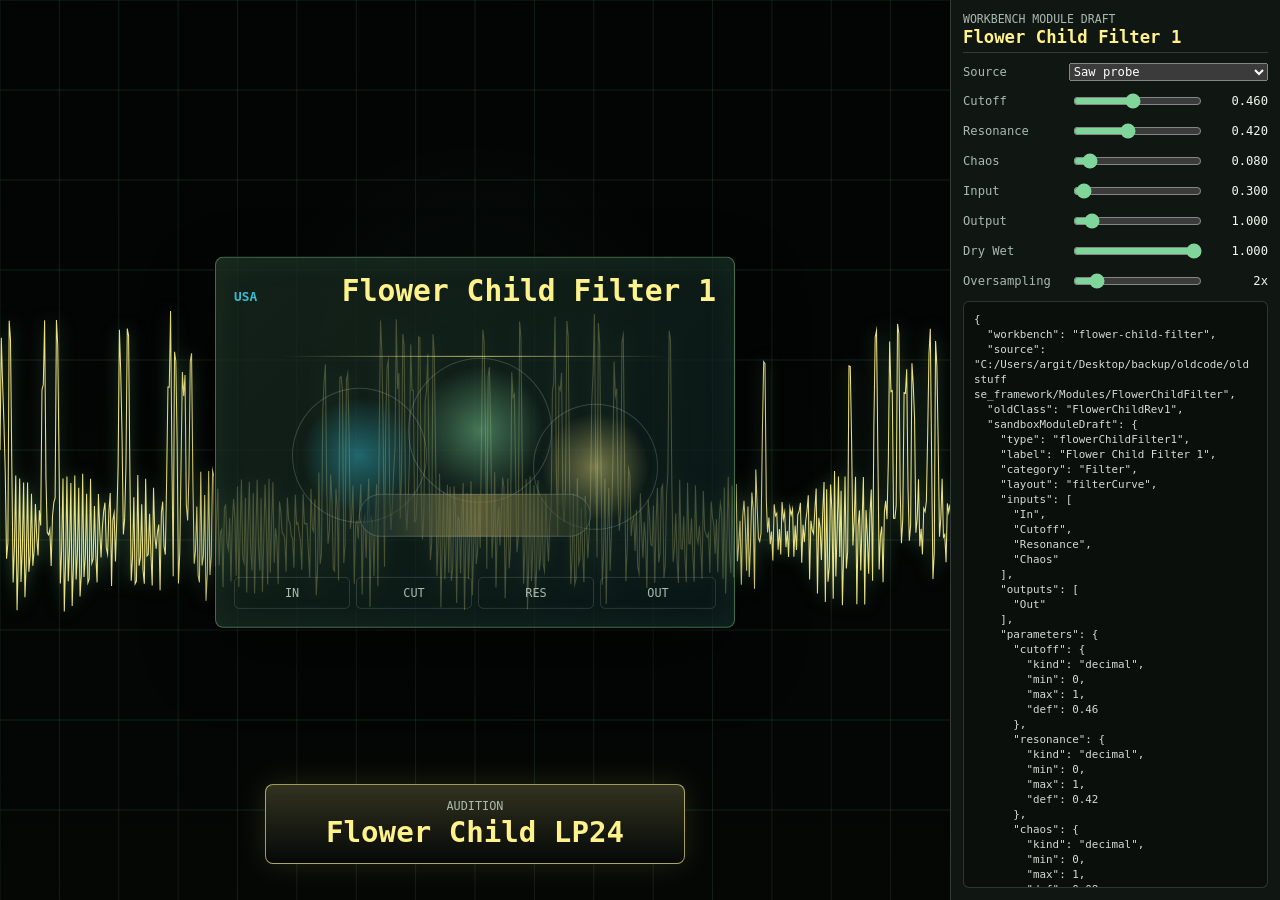
<file: public/workbenches/flower-child-filter/index.html>
<!doctype html>
<html lang="en">
<head>
  <meta charset="utf-8">
  <meta name="viewport" content="width=device-width, initial-scale=1">
  <title>Flower Child Filter Workbench</title>
  <link rel="stylesheet" href="./styles.css?v=flower-child-filter-workbench-1">
</head>
<body>
  <main class="flower-workbench">
    <section class="stage" aria-label="Flower Child Filter module workbench">
      <canvas id="flowerCanvas" width="1280" height="720" aria-label="Flower Child filter scope"></canvas>
      <div class="module-card" aria-hidden="true">
        <div class="module-title">
          <span>USA</span>
          <strong>Flower Child Filter 1</strong>
        </div>
        <div class="marionette">
          <i></i>
          <i></i>
          <i></i>
          <b></b>
        </div>
        <div class="socket-row">
          <span>IN</span>
          <span>CUT</span>
          <span>RES</span>
          <span>OUT</span>
        </div>
      </div>
      <button id="flowerAuditionButton" class="audition-button" type="button">
        <span>Audition</span>
        <strong>Flower Child LP24</strong>
      </button>
    </section>

    <aside class="controls" aria-label="Flower Child controls">
      <header>
        <span>Workbench Module Draft</span>
        <h1>Flower Child Filter 1</h1>
      </header>

      <label class="select-row" for="flowerSource">
        <span>Source</span>
        <select id="flowerSource">
          <option value="saw">Saw probe</option>
          <option value="pulse">Pulse train</option>
          <option value="noise">Dust noise</option>
        </select>
      </label>

      <div class="control-row">
        <label for="flowerCutoff">Cutoff</label>
        <input id="flowerCutoff" type="range" min="0" max="1" step="0.001" value="0.46">
        <output id="flowerCutoffValue" for="flowerCutoff">0.460</output>
      </div>

      <div class="control-row">
        <label for="flowerResonance">Resonance</label>
        <input id="flowerResonance" type="range" min="0" max="1" step="0.001" value="0.42">
        <output id="flowerResonanceValue" for="flowerResonance">0.420</output>
      </div>

      <div class="control-row">
        <label for="flowerChaos">Chaos</label>
        <input id="flowerChaos" type="range" min="0" max="1" step="0.001" value="0.08">
        <output id="flowerChaosValue" for="flowerChaos">0.080</output>
      </div>

      <div class="control-row">
        <label for="flowerInput">Input</label>
        <input id="flowerInput" type="range" min="0" max="10" step="0.001" value="0.30">
        <output id="flowerInputValue" for="flowerInput">0.300</output>
      </div>

      <div class="control-row">
        <label for="flowerOutput">Output</label>
        <input id="flowerOutput" type="range" min="0" max="10" step="0.001" value="1.00">
        <output id="flowerOutputValue" for="flowerOutput">1.000</output>
      </div>

      <div class="control-row">
        <label for="flowerDryWet">Dry Wet</label>
        <input id="flowerDryWet" type="range" min="0" max="1" step="0.001" value="1.00">
        <output id="flowerDryWetValue" for="flowerDryWet">1.000</output>
      </div>

      <div class="control-row">
        <label for="flowerOversampling">Oversampling</label>
        <input id="flowerOversampling" type="range" min="1" max="8" step="1" value="2">
        <output id="flowerOversamplingValue" for="flowerOversampling">2x</output>
      </div>

      <pre id="flowerPacket" class="packet" aria-label="Flower Child module packet"></pre>
    </aside>
  </main>
  <script src="./flower-child-filter-workbench.js?v=flower-child-filter-workbench-1"></script>
</body>
</html>
</file>
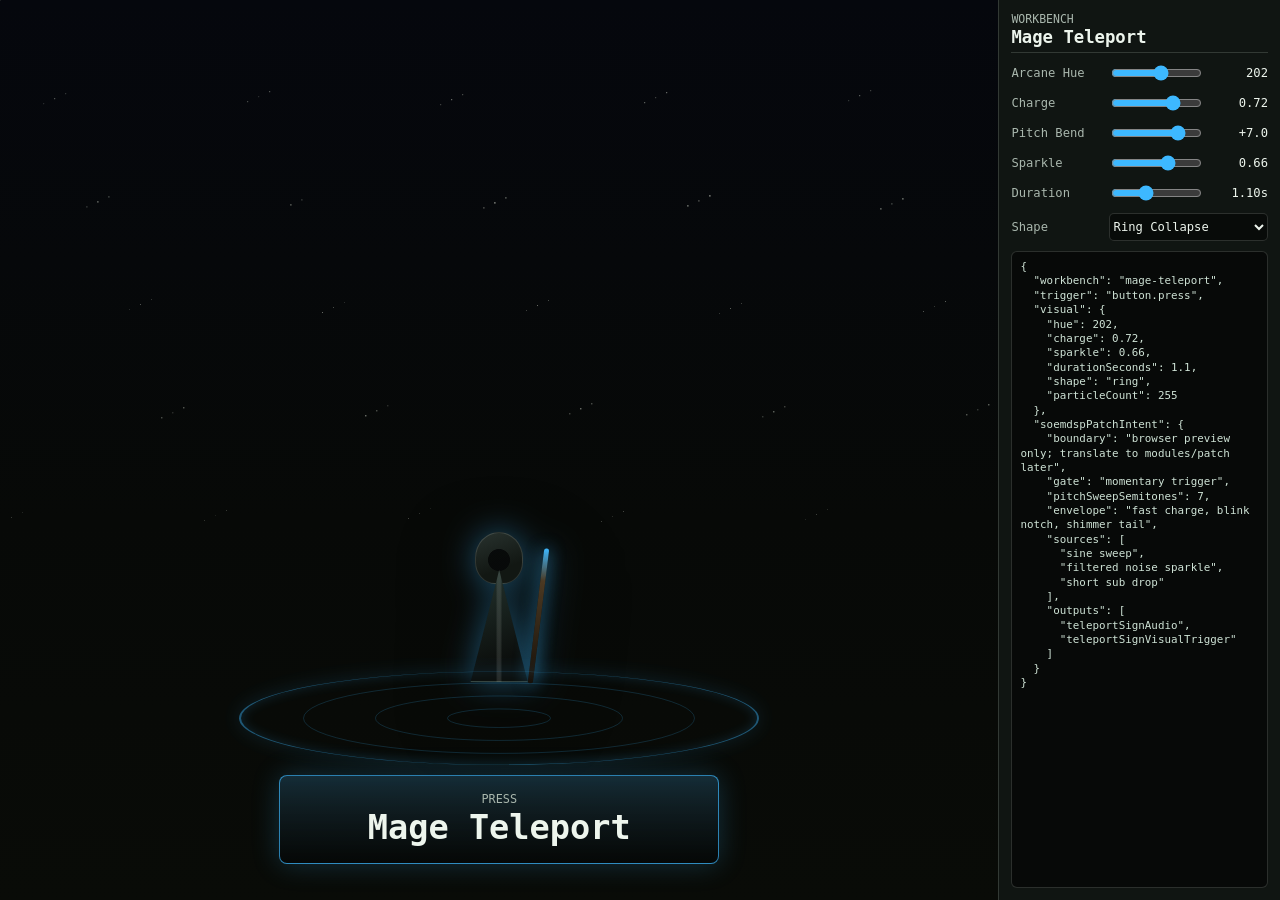
<file: public/workbenches/mage-teleport/index.html>
<!doctype html>
<html lang="en">
<head>
  <meta charset="utf-8">
  <meta name="viewport" content="width=device-width, initial-scale=1">
  <title>Mage Teleport Workbench</title>
  <link rel="stylesheet" href="./styles.css?v=mage-teleport-workbench-1">
</head>
<body>
  <main class="teleport-workbench">
    <section class="stage" aria-label="Mage teleport sign preview">
      <canvas id="teleportCanvas" width="1280" height="720" aria-label="Teleport visualizer"></canvas>
      <div class="stage-overlay" aria-hidden="true">
        <div class="mage">
          <div class="hood"></div>
          <div class="body"></div>
          <div class="staff"></div>
        </div>
        <div class="sigil">
          <i></i>
          <i></i>
          <i></i>
        </div>
      </div>
      <button id="castTeleportButton" class="cast-button" type="button">
        <span>Press</span>
        <strong>Mage Teleport</strong>
      </button>
    </section>

    <aside class="controls" aria-label="Teleport controls">
      <header>
        <span>Workbench</span>
        <h1>Mage Teleport</h1>
      </header>

      <div class="control-row">
        <label for="teleportHue">Arcane Hue</label>
        <input id="teleportHue" type="range" min="0" max="360" value="202">
        <output id="teleportHueValue" for="teleportHue">202</output>
      </div>

      <div class="control-row">
        <label for="teleportCharge">Charge</label>
        <input id="teleportCharge" type="range" min="0" max="1" step="0.01" value="0.72">
        <output id="teleportChargeValue" for="teleportCharge">0.72</output>
      </div>

      <div class="control-row">
        <label for="teleportPitch">Pitch Bend</label>
        <input id="teleportPitch" type="range" min="-12" max="12" step="0.1" value="7">
        <output id="teleportPitchValue" for="teleportPitch">+7.0</output>
      </div>

      <div class="control-row">
        <label for="teleportSparkle">Sparkle</label>
        <input id="teleportSparkle" type="range" min="0" max="1" step="0.01" value="0.66">
        <output id="teleportSparkleValue" for="teleportSparkle">0.66</output>
      </div>

      <div class="control-row">
        <label for="teleportDuration">Duration</label>
        <input id="teleportDuration" type="range" min="0.35" max="2.4" step="0.01" value="1.1">
        <output id="teleportDurationValue" for="teleportDuration">1.10s</output>
      </div>

      <label class="select-row" for="teleportShape">
        <span>Shape</span>
        <select id="teleportShape">
          <option value="ring">Ring Collapse</option>
          <option value="column">Column Tear</option>
          <option value="scatter">Scatter Blink</option>
        </select>
      </label>

      <pre id="teleportPacket" class="packet" aria-label="Teleport packet preview"></pre>
    </aside>
  </main>
  <script src="./mage-teleport-workbench.js?v=mage-teleport-workbench-1"></script>
</body>
</html>
</file>
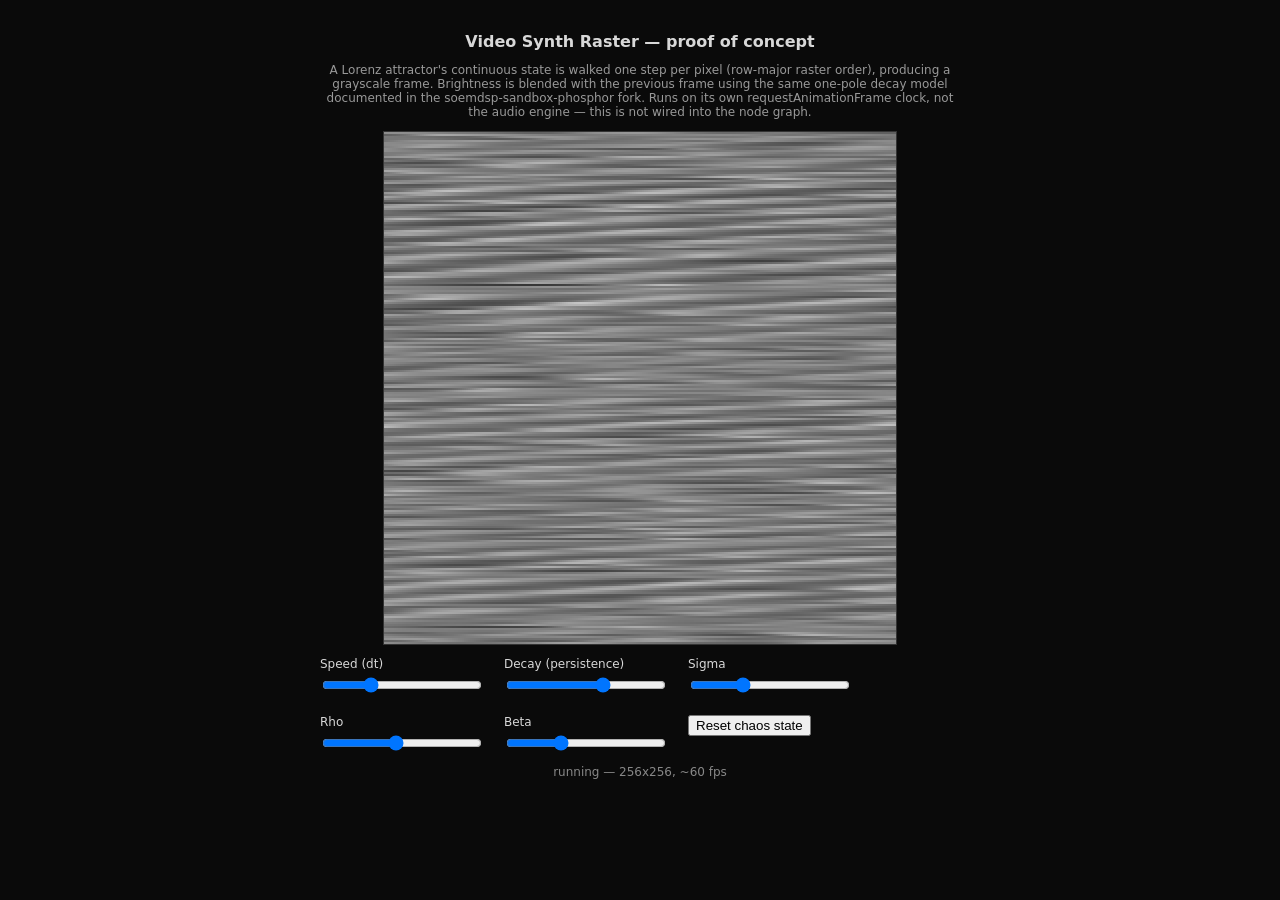
<file: public/video-synth-poc.html>
<!DOCTYPE html>
<html lang="en">
<head>
<meta charset="utf-8">
<title>Video Synth Raster — proof of concept</title>
<style>
  body {
    background: #0a0a0a;
    color: #d8d8d8;
    font-family: system-ui, sans-serif;
    display: flex;
    flex-direction: column;
    align-items: center;
    gap: 12px;
    padding: 24px;
  }
  canvas {
    image-rendering: pixelated;
    border: 1px solid #333;
    background: black;
    width: 512px;
    height: 512px;
  }
  .controls {
    display: flex;
    gap: 20px;
    flex-wrap: wrap;
    max-width: 640px;
  }
  label {
    display: flex;
    flex-direction: column;
    font-size: 12px;
    gap: 4px;
  }
  input[type="range"] { width: 160px; }
  #status { font-size: 12px; color: #888; }
  h1 { font-size: 16px; font-weight: 600; margin: 0; }
  p { font-size: 12px; color: #999; max-width: 640px; text-align: center; margin: 0; }
</style>
</head>
<body>
<h1>Video Synth Raster — proof of concept</h1>
<p>
  A Lorenz attractor's continuous state is walked one step per pixel (row-major
  raster order), producing a grayscale frame. Brightness is blended with the
  previous frame using the same one-pole decay model documented in the
  soemdsp-sandbox-phosphor fork. Runs on its own requestAnimationFrame clock,
  not the audio engine — this is not wired into the node graph.
</p>
<canvas id="canvas" width="256" height="256"></canvas>
<div class="controls">
  <label>Speed (dt)
    <input id="speed" type="range" min="0.0005" max="0.02" step="0.0005" value="0.006">
  </label>
  <label>Decay (persistence)
    <input id="decay" type="range" min="0" max="0.97" step="0.01" value="0.6">
  </label>
  <label>Sigma
    <input id="sigma" type="range" min="1" max="30" step="0.5" value="10">
  </label>
  <label>Rho
    <input id="rho" type="range" min="1" max="60" step="0.5" value="28">
  </label>
  <label>Beta
    <input id="beta" type="range" min="0.1" max="8" step="0.1" value="2.7">
  </label>
  <label>
    <button id="reset">Reset chaos state</button>
  </label>
</div>
<div id="status">loading...</div>
<script>
(async () => {
  const statusEl = document.getElementById("status");
  const canvas = document.getElementById("canvas");
  const ctx = canvas.getContext("2d");
  const width = canvas.width;
  const height = canvas.height;
  const imageData = ctx.createImageData(width, height);

  const speedEl = document.getElementById("speed");
  const decayEl = document.getElementById("decay");
  const sigmaEl = document.getElementById("sigma");
  const rhoEl = document.getElementById("rho");
  const betaEl = document.getElementById("beta");
  const resetBtn = document.getElementById("reset");

  let exports = null;
  let handle = 0;

  async function loadModule() {
    const bytes = await (await fetch("/native_modules/video_synth_raster/video_synth_raster.wasm", { cache: "no-store" })).arrayBuffer();
    const { instance } = await WebAssembly.instantiate(bytes, {});
    return instance.exports;
  }

  try {
    exports = await loadModule();
    handle = exports.soemdsp_video_synth_raster_create();
    if (!handle) throw new Error("create() returned 0 -- instance pool exhausted");
    statusEl.textContent = `ready — module version ${exports.soemdsp_video_synth_raster_version()}, handle ${handle}, ${width}x${height}`;
  } catch (error) {
    statusEl.textContent = "failed to load: " + (error?.message || error);
    return;
  }

  resetBtn.addEventListener("click", () => {
    exports.soemdsp_video_synth_raster_reset(handle);
  });

  let frameCount = 0;
  let lastFpsTime = performance.now();
  let fps = 0;

  function tick() {
    const speed = Number(speedEl.value);
    const decay = Number(decayEl.value);
    const sigma = Number(sigmaEl.value);
    const rho = Number(rhoEl.value);
    const beta = Number(betaEl.value);

    exports.soemdsp_video_synth_raster_process_block(handle, width, height, speed, decay, sigma, rho, beta);

    const ptr = exports.soemdsp_video_synth_raster_output_ptr(handle);
    const frame = new Float64Array(exports.memory.buffer, ptr, width * height);
    const pixels = imageData.data;
    for (let i = 0; i < frame.length; i += 1) {
      const value = Math.max(0, Math.min(1, frame[i]));
      const byte = Math.round(value * 255);
      const base = i * 4;
      pixels[base] = byte;
      pixels[base + 1] = byte;
      pixels[base + 2] = byte;
      pixels[base + 3] = 255;
    }
    ctx.putImageData(imageData, 0, 0);

    frameCount += 1;
    const now = performance.now();
    if (now - lastFpsTime >= 500) {
      fps = Math.round((frameCount * 1000) / (now - lastFpsTime));
      frameCount = 0;
      lastFpsTime = now;
      statusEl.textContent = `running — ${width}x${height}, ~${fps} fps`;
    }

    requestAnimationFrame(tick);
  }

  requestAnimationFrame(tick);
})();
</script>
</body>
</html>
</file>
<file: public/workbenches/flower-child-filter/styles.css>
:root {
  color-scheme: dark;
  --bg: #030605;
  --panel: #101713;
  --line: rgba(233, 246, 231, 0.16);
  --text: #eff8ee;
  --muted: #aab9ad;
  --leaf: #80d59a;
  --petal: #fff28a;
  --water: #36bdd2;
  font-family: "Cascadia Mono", Consolas, monospace;
}

* {
  box-sizing: border-box;
}

html,
body {
  width: 100%;
  height: 100%;
  margin: 0;
  overflow: hidden;
  background: var(--bg);
  color: var(--text);
}

button,
input,
select {
  font: inherit;
}

.flower-workbench {
  display: grid;
  grid-template-columns: minmax(0, 1fr) minmax(330px, 24vw);
  width: 100vw;
  height: 100vh;
  min-width: 0;
  min-height: 0;
}

.stage {
  position: relative;
  min-width: 0;
  min-height: 0;
  overflow: hidden;
  background:
    radial-gradient(circle at 50% 38%, color-mix(in srgb, var(--leaf) 14%, transparent), transparent 28%),
    linear-gradient(180deg, #030506 0%, #050807 54%, #080b06 100%);
}

#flowerCanvas {
  position: absolute;
  inset: 0;
  width: 100%;
  height: 100%;
}

.module-card {
  position: absolute;
  left: 50%;
  top: 50%;
  display: grid;
  grid-template-rows: auto minmax(0, 1fr) auto;
  width: min(520px, 54vw);
  aspect-ratio: 1.4 / 1;
  padding: 18px;
  border: 1px solid color-mix(in srgb, var(--leaf) 44%, transparent);
  border-radius: 8px;
  background:
    linear-gradient(135deg, rgba(128, 213, 154, 0.12), rgba(54, 189, 210, 0.08)),
    rgba(6, 10, 8, 0.72);
  box-shadow:
    0 0 0 1px rgba(0, 0, 0, 0.84),
    0 28px 70px rgba(0, 0, 0, 0.44),
    inset 0 0 34px rgba(128, 213, 154, 0.08);
  transform: translate(-50%, -52%);
}

.module-title {
  display: flex;
  align-items: baseline;
  justify-content: space-between;
  gap: 12px;
  min-width: 0;
}

.module-title span {
  color: var(--water);
  font-size: 0.8rem;
  font-weight: 800;
}

.module-title strong {
  min-width: 0;
  color: var(--petal);
  font-size: clamp(1rem, 2.4vw, 1.85rem);
  line-height: 1.05;
  text-align: right;
}

.marionette {
  position: relative;
  min-height: 0;
  overflow: hidden;
}

.marionette::before {
  content: "";
  position: absolute;
  left: 10%;
  right: 10%;
  top: 18%;
  height: 1px;
  background: linear-gradient(90deg, transparent, rgba(255, 242, 138, 0.72), transparent);
}

.marionette i,
.marionette b {
  position: absolute;
  display: block;
  border: 1px solid rgba(239, 248, 238, 0.18);
  border-radius: 50%;
}

.marionette i:nth-child(1) {
  left: 12%;
  top: 30%;
  width: 28%;
  aspect-ratio: 1;
  background: radial-gradient(circle, rgba(54, 189, 210, 0.46), transparent 62%);
}

.marionette i:nth-child(2) {
  left: 36%;
  top: 19%;
  width: 30%;
  aspect-ratio: 1;
  background: radial-gradient(circle, rgba(128, 213, 154, 0.48), transparent 64%);
}

.marionette i:nth-child(3) {
  right: 12%;
  top: 36%;
  width: 26%;
  aspect-ratio: 1;
  background: radial-gradient(circle, rgba(255, 242, 138, 0.42), transparent 62%);
}

.marionette b {
  left: 26%;
  right: 26%;
  bottom: 15%;
  height: 16%;
  border-radius: 999px;
  background:
    linear-gradient(90deg, rgba(54, 189, 210, 0.12), rgba(255, 242, 138, 0.32), rgba(128, 213, 154, 0.12)),
    rgba(0, 0, 0, 0.44);
}

.socket-row {
  display: grid;
  grid-template-columns: repeat(4, minmax(0, 1fr));
  gap: 6px;
}

.socket-row span {
  display: grid;
  place-items: center;
  min-height: 32px;
  border: 1px solid rgba(239, 248, 238, 0.14);
  border-radius: 5px;
  color: var(--muted);
  font-size: 0.74rem;
}

.audition-button {
  position: absolute;
  left: 50%;
  bottom: 4vh;
  display: grid;
  gap: 2px;
  min-width: min(420px, 58vw);
  padding: 14px 20px;
  border: 1px solid color-mix(in srgb, var(--petal) 62%, transparent);
  border-radius: 8px;
  background:
    linear-gradient(180deg, rgba(255, 242, 138, 0.16), rgba(5, 8, 7, 0.94)),
    #0a0e0b;
  color: var(--text);
  box-shadow: 0 0 30px rgba(255, 242, 138, 0.13);
  transform: translateX(-50%);
}

.audition-button:active {
  transform: translateX(-50%) translateY(1px) scale(0.995);
}

.audition-button span {
  color: var(--muted);
  font-size: 0.74rem;
  text-transform: uppercase;
}

.audition-button strong {
  color: var(--petal);
  font-size: clamp(1.08rem, 2.4vw, 1.82rem);
}

.controls {
  display: grid;
  grid-template-rows: auto repeat(8, auto) minmax(0, 1fr);
  gap: 10px;
  min-width: 0;
  min-height: 0;
  padding: 12px;
  overflow: auto;
  border-left: 1px solid var(--line);
  background: var(--panel);
}

.controls header {
  display: grid;
  gap: 2px;
  padding-bottom: 6px;
  border-bottom: 1px solid var(--line);
}

.controls header span {
  color: var(--muted);
  font-size: 0.72rem;
  text-transform: uppercase;
}

.controls h1 {
  margin: 0;
  color: var(--petal);
  font-size: 1.08rem;
  line-height: 1.05;
}

.control-row,
.select-row {
  display: grid;
  grid-template-columns: minmax(7.8em, 1fr) minmax(92px, 1.3fr) 4.8em;
  align-items: center;
  gap: 6px;
  min-width: 0;
  color: var(--muted);
  font-size: 0.76rem;
}

.select-row {
  grid-template-columns: minmax(7.8em, 1fr) minmax(0, 2fr);
}

.control-row input,
.select-row select {
  min-width: 0;
  accent-color: var(--leaf);
}

.control-row output {
  color: var(--text);
  text-align: right;
}

.packet {
  min-width: 0;
  min-height: 0;
  margin: 0;
  padding: 10px;
  overflow: auto;
  border: 1px solid var(--line);
  border-radius: 6px;
  background: rgba(0, 0, 0, 0.34);
  color: rgba(239, 248, 238, 0.88);
  font-size: 0.68rem;
  line-height: 1.38;
  white-space: pre-wrap;
}

@media (max-width: 880px) {
  .flower-workbench {
    grid-template-columns: 1fr;
    grid-template-rows: minmax(0, 1fr) minmax(260px, 42vh);
  }

  .controls {
    border-left: 0;
    border-top: 1px solid var(--line);
  }
}
</file>
<file: public/workbenches/mage-teleport/styles.css>
:root {
  color-scheme: dark;
  --bg: #070908;
  --panel: #101512;
  --line: rgba(226, 241, 230, 0.16);
  --text: #edf5ed;
  --muted: #a9b7ad;
  --arcane: #47cfff;
  font-family: "Cascadia Mono", Consolas, monospace;
}

* {
  box-sizing: border-box;
}

html,
body {
  width: 100%;
  height: 100%;
  margin: 0;
  overflow: hidden;
  background: var(--bg);
  color: var(--text);
}

button,
input,
select {
  font: inherit;
}

.teleport-workbench {
  display: grid;
  grid-template-columns: minmax(0, 1fr) minmax(280px, 22vw);
  width: 100vw;
  height: 100vh;
  min-width: 0;
  min-height: 0;
}

.stage {
  position: relative;
  min-width: 0;
  min-height: 0;
  overflow: hidden;
  background:
    radial-gradient(circle at 50% 44%, color-mix(in srgb, var(--arcane) 17%, transparent), transparent 28%),
    linear-gradient(180deg, #06080c 0%, #050705 58%, #0a0c08 100%);
}

#teleportCanvas {
  position: absolute;
  inset: 0;
  width: 100%;
  height: 100%;
}

.stage-overlay {
  position: absolute;
  inset: 0;
  pointer-events: none;
}

.mage {
  position: absolute;
  left: calc(50% - 42px);
  bottom: 24%;
  width: 84px;
  height: 152px;
  filter:
    drop-shadow(0 0 16px color-mix(in srgb, var(--arcane) 42%, transparent))
    drop-shadow(0 24px 34px rgba(0, 0, 0, 0.62));
  transform-origin: 50% 100%;
}

.hood {
  position: absolute;
  left: 18px;
  top: 0;
  width: 48px;
  height: 52px;
  border-radius: 50% 50% 42% 42%;
  background:
    radial-gradient(circle at 50% 54%, rgba(7, 9, 9, 0.95) 0 30%, transparent 32%),
    linear-gradient(160deg, #28322e, #121713 68%);
  border: 1px solid rgba(237, 245, 237, 0.14);
}

.body {
  position: absolute;
  left: 8px;
  top: 38px;
  width: 68px;
  height: 112px;
  clip-path: polygon(50% 0, 92% 100%, 8% 100%);
  background:
    linear-gradient(90deg, transparent 0 45%, rgba(237, 245, 237, 0.12) 48% 52%, transparent 55%),
    linear-gradient(160deg, #24342f, #0c0f0d 76%);
  border: 1px solid rgba(237, 245, 237, 0.1);
}

.staff {
  position: absolute;
  right: 0;
  top: 16px;
  width: 5px;
  height: 136px;
  border-radius: 999px;
  background: linear-gradient(180deg, var(--arcane), #4b3922 24%, #171009 100%);
  box-shadow: 0 0 16px color-mix(in srgb, var(--arcane) 64%, transparent);
  transform: rotate(7deg);
}

.sigil {
  position: absolute;
  left: calc(50% - min(28vw, 260px));
  bottom: 15%;
  width: min(56vw, 520px);
  aspect-ratio: 1;
  border: 2px solid color-mix(in srgb, var(--arcane) 62%, transparent);
  border-radius: 50%;
  opacity: 0.72;
  box-shadow:
    inset 0 0 28px color-mix(in srgb, var(--arcane) 22%, transparent),
    0 0 48px color-mix(in srgb, var(--arcane) 18%, transparent);
  transform: scaleY(0.18);
  transform-origin: 50% 100%;
}

.sigil i {
  position: absolute;
  inset: 12%;
  border: 1px solid color-mix(in srgb, var(--arcane) 42%, transparent);
  border-radius: 50%;
}

.sigil i:nth-child(2) {
  inset: 26%;
}

.sigil i:nth-child(3) {
  inset: 40%;
}

.cast-button {
  position: absolute;
  left: 50%;
  bottom: 4vh;
  display: grid;
  gap: 2px;
  min-width: min(440px, 62vw);
  padding: 16px 22px;
  border: 1px solid color-mix(in srgb, var(--arcane) 68%, transparent);
  border-radius: 8px;
  background:
    linear-gradient(180deg, color-mix(in srgb, var(--arcane) 18%, transparent), rgba(5, 7, 6, 0.92)),
    #0b0f0d;
  color: var(--text);
  box-shadow: 0 0 28px color-mix(in srgb, var(--arcane) 22%, transparent);
  transform: translateX(-50%);
}

.cast-button:active {
  transform: translateX(-50%) translateY(1px) scale(0.995);
}

.cast-button span {
  color: var(--muted);
  font-size: 0.74rem;
  text-transform: uppercase;
}

.cast-button strong {
  font-size: clamp(1.15rem, 3vw, 2.1rem);
  letter-spacing: 0;
}

.controls {
  display: grid;
  grid-template-rows: auto repeat(5, auto) auto minmax(0, 1fr);
  gap: 10px;
  min-width: 0;
  min-height: 0;
  padding: 12px;
  overflow: auto;
  border-left: 1px solid var(--line);
  background: var(--panel);
}

.controls header {
  display: grid;
  gap: 2px;
  padding-bottom: 6px;
  border-bottom: 1px solid var(--line);
}

.controls header span {
  color: var(--muted);
  font-size: 0.72rem;
  text-transform: uppercase;
}

.controls h1 {
  margin: 0;
  font-size: 1.08rem;
  line-height: 1.05;
}

.control-row,
.select-row {
  display: grid;
  grid-template-columns: minmax(7.5em, 1fr) minmax(82px, 1.3fr) 4.8em;
  align-items: center;
  gap: 6px;
  min-width: 0;
  color: var(--muted);
  font-size: 0.76rem;
}

.control-row input,
.select-row select {
  min-width: 0;
  accent-color: var(--arcane);
}

.control-row output {
  color: var(--text);
  text-align: right;
}

.select-row {
  grid-template-columns: minmax(7.5em, 1fr) minmax(0, 2.3fr);
}

.select-row select {
  min-height: 28px;
  border: 1px solid var(--line);
  border-radius: 5px;
  background: #080b09;
  color: var(--text);
}

.packet {
  min-height: 0;
  margin: 0;
  padding: 8px;
  overflow: auto;
  border: 1px solid var(--line);
  border-radius: 6px;
  background: #070908;
  color: #cfe3d6;
  font-size: 0.68rem;
  line-height: 1.32;
  white-space: pre-wrap;
}

body.teleporting .mage {
  animation: mage-blink var(--teleport-duration, 1.1s) ease-in-out both;
}

body.teleporting .sigil {
  animation: sigil-pulse var(--teleport-duration, 1.1s) ease-out both;
}

@keyframes mage-blink {
  0% { opacity: 1; transform: translateX(0) scale(1); }
  35% { opacity: 1; transform: translateX(-8px) scale(1.02); }
  58% { opacity: 0.08; transform: translateX(28px) scale(0.4); filter: blur(3px); }
  76% { opacity: 0.12; transform: translateX(-42px) scale(1.4); filter: blur(5px); }
  100% { opacity: 1; transform: translateX(0) scale(1); filter: none; }
}

@keyframes sigil-pulse {
  0% { opacity: 0.4; transform: scaleY(0.18) scale(0.86); }
  42% { opacity: 1; transform: scaleY(0.18) scale(1.18); }
  100% { opacity: 0.72; transform: scaleY(0.18) scale(1); }
}

@media (max-width: 820px) {
  .teleport-workbench {
    grid-template-columns: 1fr;
    grid-template-rows: minmax(0, 1fr) minmax(210px, 34vh);
  }

  .controls {
    border-left: 0;
    border-top: 1px solid var(--line);
  }
}
</file>
